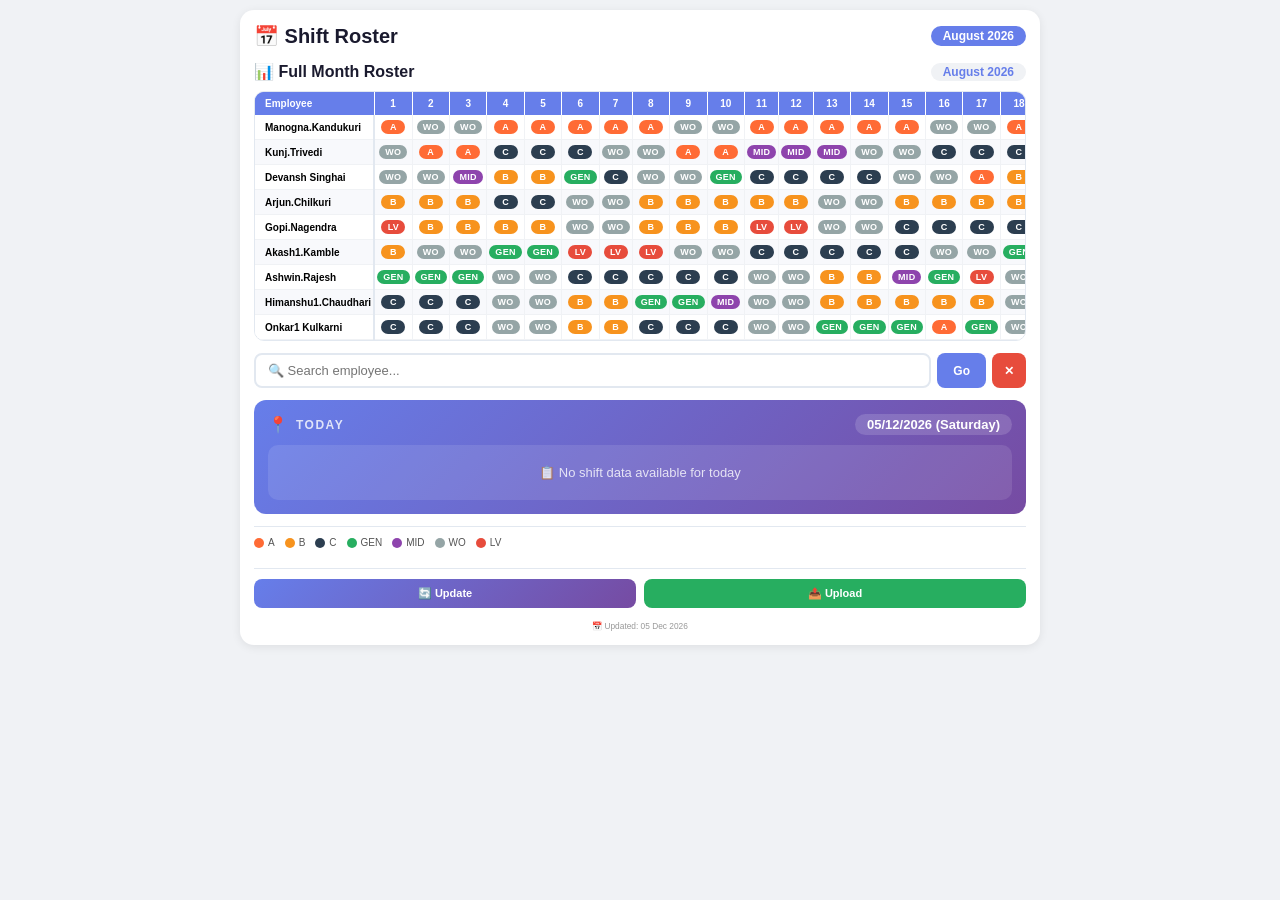
<file: index.html>
<!DOCTYPE html>
<html lang="en">
<head>
    <meta charset="UTF-8" />
    <meta name="viewport" content="width=device-width, initial-scale=1.0, maximum-scale=1.0, user-scalable=yes" />
    <title>Shift Roster Viewer</title>
    <link rel="stylesheet" href="style.css" />
</head>
<body>
    <div class="container">
        <header>
            <h1>📅 Shift Roster</h1>
            <span id="monthDisplay" class="month-badge">August 2026</span>
        </header>

        <!-- Full Month View - NOW FIRST -->
        <section class="full-month-section">
            <div class="table-header">
                <span class="table-title">📊 Full Month Roster</span>
                <span class="table-subtitle" id="monthSubtitle">August 2026</span>
            </div>
            <div id="fullMonthTable" class="table-container">
                <p style="color:#666; text-align:center; padding:20px;">
                    Loading...
                </p>
            </div>
        </section>

        <!-- Search - COMPACT -->
        <section class="search-section">
            <input type="text" id="searchInput" placeholder="🔍 Search employee..." />
            <button onclick="searchEmployee()" class="btn btn-search">Go</button>
            <button onclick="clearSearch()" class="btn btn-clear">✕</button>
        </section>

        <!-- Search Results -->
        <div id="searchResults" style="display:none;" class="search-results"></div>

        <!-- TODAY View - NOW AFTER TABLE -->
        <section class="today-section">
            <div class="today-header">
                <span class="today-icon">📍</span>
                <span class="today-label">TODAY</span>
                <span id="todayDate" class="today-date">09/08/2026 (Sunday)</span>
            </div>
            <div id="todayShiftSummary" class="shift-summary">
                <p style="color:rgba(255,255,255,0.8); text-align:center; padding:20px;">
                    Loading roster...
                </p>
            </div>
        </section>

        <!-- Legend -->
        <div class="legend">
            <span class="legend-item"><span class="dot" style="background:#FF6B35;"></span> A</span>
            <span class="legend-item"><span class="dot" style="background:#F7931E;"></span> B</span>
            <span class="legend-item"><span class="dot" style="background:#2C3E50;"></span> C</span>
            <span class="legend-item"><span class="dot" style="background:#27AE60;"></span> GEN</span>
            <span class="legend-item"><span class="dot" style="background:#8E44AD;"></span> MID</span>
            <span class="legend-item"><span class="dot" style="background:#95A5A6;"></span> WO</span>
            <span class="legend-item"><span class="dot" style="background:#E74C3C;"></span> LV</span>
        </div>

        <!-- Admin Controls - At Bottom -->
        <div class="admin-controls">
            <button onclick="window.open('converter.html', '_blank')" class="btn btn-converter">
                🔄 Update
            </button>
            <button onclick="showUpdateInstructions()" class="btn btn-help">
                📤 Upload
            </button>
        </div>

        <footer>
            <small>📅 Updated: <span id="lastUpdated">Today</span></small>
        </footer>
    </div>

    <script src="script.js"></script>
</body>
</html>
</file>
<file: style.css>
* {
    margin: 0;
    padding: 0;
    box-sizing: border-box;
}

body {
    font-family: -apple-system, BlinkMacSystemFont, 'Segoe UI', Roboto, Oxygen, Ubuntu, sans-serif;
    background: #f0f2f5;
    padding: 10px;
    padding-bottom: 30px;
}

.container {
    max-width: 800px;
    margin: 0 auto;
    background: white;
    border-radius: 14px;
    padding: 14px;
    box-shadow: 0 2px 10px rgba(0,0,0,0.08);
}

header {
    display: flex;
    justify-content: space-between;
    align-items: center;
    margin-bottom: 14px;
    flex-wrap: wrap;
    gap: 8px;
}

h1 {
    font-size: 20px;
    color: #1a1a2e;
}

.month-badge {
    background: #667eea;
    color: white;
    padding: 3px 12px;
    border-radius: 16px;
    font-size: 12px;
    font-weight: 600;
}

/* Table Header */
.table-header {
    display: flex;
    justify-content: space-between;
    align-items: center;
    margin-bottom: 10px;
}

.table-title {
    font-size: 16px;
    font-weight: 700;
    color: #1a1a2e;
}

.table-subtitle {
    font-size: 12px;
    color: #667eea;
    font-weight: 600;
    background: #f0f2f5;
    padding: 2px 12px;
    border-radius: 12px;
}

/* Full Month Table - COMPACT */
.table-container {
    overflow-x: auto;
    border-radius: 10px;
    border: 1px solid #e2e8f0;
    margin-bottom: 12px;
    -webkit-overflow-scrolling: touch;
}

table {
    width: 100%;
    border-collapse: collapse;
    font-size: 11px;
    min-width: 500px;
}

thead {
    background: #667eea;
    color: white;
}

thead th {
    padding: 6px 3px;
    text-align: center;
    font-weight: 700;
    font-size: 10px;
    white-space: nowrap;
    position: sticky;
    top: 0;
    z-index: 5;
    border-right: 1px solid rgba(255,255,255,0.12);
}

thead th:last-child {
    border-right: none;
}

thead th:first-child {
    position: sticky;
    left: 0;
    z-index: 10;
    background: #667eea;
    min-width: 85px;
    text-align: left;
    padding-left: 10px;
}

tbody tr {
    transition: background 0.15s;
}

tbody tr:nth-child(even) {
    background: #f8f9fc;
}

tbody tr:nth-child(odd) {
    background: #ffffff;
}

tbody tr:hover {
    background: #eef0f7;
}

tbody td {
    padding: 5px 2px;
    text-align: center;
    border-bottom: 1px solid #f0f2f5;
    border-right: 1px solid #f0f2f5;
    white-space: nowrap;
    vertical-align: middle;
}

tbody td:last-child {
    border-right: none;
}

tbody td:first-child {
    position: sticky;
    left: 0;
    background: inherit;
    font-weight: 600;
    font-size: 10px;
    text-align: left;
    padding-left: 10px;
    min-width: 85px;
    z-index: 2;
    border-right: 2px solid #e2e8f0;
}

tbody tr:hover td:first-child {
    background: #eef0f7;
}

tbody td .shift-cell {
    display: inline-block;
    padding: 2px 6px;
    border-radius: 8px;
    font-weight: 700;
    font-size: 9px;
    min-width: 24px;
    letter-spacing: 0.3px;
}

.shift-cell.A { background: #FF6B35; color: white; }
.shift-cell.B { background: #F7931E; color: white; }
.shift-cell.C { background: #2C3E50; color: white; }
.shift-cell.GEN { background: #27AE60; color: white; }
.shift-cell.MID { background: #8E44AD; color: white; }
.shift-cell.WO { background: #95A5A6; color: white; }
.shift-cell.LV { background: #E74C3C; color: white; }

/* Today highlight in table */
tbody td .shift-cell.today-highlight {
    border: 2px solid #FFD700;
    box-shadow: 0 0 10px rgba(255, 215, 0, 0.35);
    transform: scale(1.05);
}

/* Search Section - COMPACT */
.search-section {
    display: flex;
    gap: 6px;
    margin-bottom: 12px;
}

#searchInput {
    flex: 1;
    padding: 8px 12px;
    border: 2px solid #e2e8f0;
    border-radius: 8px;
    font-size: 13px;
    transition: border-color 0.2s;
    min-width: 100px;
}

#searchInput:focus {
    outline: none;
    border-color: #667eea;
}

.btn {
    padding: 8px 14px;
    border: none;
    border-radius: 8px;
    font-weight: 600;
    font-size: 12px;
    cursor: pointer;
    transition: all 0.2s;
    text-align: center;
    white-space: nowrap;
}

.btn:active {
    transform: scale(0.95);
}

.btn-search {
    background: #667eea;
    color: white;
    padding: 8px 16px;
}

.btn-clear {
    background: #e74c3c;
    color: white;
    padding: 8px 12px;
}

/* Search Results */
.search-results {
    background: #f8f9fa;
    border-radius: 10px;
    padding: 12px;
    margin-bottom: 12px;
    border: 2px solid #667eea;
}

.search-results h3 {
    color: #1a1a2e;
    font-size: 14px;
    margin-bottom: 8px;
}

.search-results .employee-month {
    display: grid;
    grid-template-columns: auto 1fr;
    gap: 3px 10px;
    font-size: 12px;
    align-items: center;
}

.search-results .date-label {
    color: #666;
    font-weight: 500;
}

.search-results .shift-badge {
    display: inline-block;
    padding: 2px 8px;
    border-radius: 10px;
    font-weight: 600;
    font-size: 10px;
    text-align: center;
    min-width: 32px;
}

.shift-badge.A { background: #FF6B35; color: white; }
.shift-badge.B { background: #F7931E; color: white; }
.shift-badge.C { background: #2C3E50; color: white; }
.shift-badge.GEN { background: #27AE60; color: white; }
.shift-badge.MID { background: #8E44AD; color: white; }
.shift-badge.WO { background: #95A5A6; color: white; }
.shift-badge.LV { background: #E74C3C; color: white; }

/* TODAY View */
.today-section {
    background: linear-gradient(135deg, #667eea 0%, #764ba2 100%);
    border-radius: 12px;
    padding: 14px;
    margin-top: 12px;
    margin-bottom: 12px;
    color: white;
}

.today-header {
    display: flex;
    align-items: center;
    gap: 8px;
    margin-bottom: 10px;
    flex-wrap: wrap;
}

.today-icon {
    font-size: 16px;
}

.today-label {
    font-weight: 700;
    font-size: 12px;
    letter-spacing: 1.5px;
    opacity: 0.8;
}

.today-date {
    font-weight: 600;
    font-size: 13px;
    margin-left: auto;
    background: rgba(255,255,255,0.15);
    padding: 3px 12px;
    border-radius: 16px;
}

.shift-summary {
    background: rgba(255,255,255,0.1);
    border-radius: 10px;
    padding: 4px;
}

.shift-group {
    margin-bottom: 4px;
    padding: 8px 12px;
    border-radius: 8px;
    background: rgba(255,255,255,0.06);
    border-left: 3px solid transparent;
}

.shift-group:last-child {
    margin-bottom: 0;
}

.shift-group[data-shift="A"] { border-left-color: #FF6B35; }
.shift-group[data-shift="B"] { border-left-color: #F7931E; }
.shift-group[data-shift="C"] { border-left-color: #2C3E50; }
.shift-group[data-shift="GEN"] { border-left-color: #27AE60; }
.shift-group[data-shift="MID"] { border-left-color: #8E44AD; }

.shift-group-header {
    display: flex;
    justify-content: space-between;
    align-items: center;
    font-weight: 700;
    font-size: 13px;
    margin-bottom: 4px;
}

.shift-group-header .shift-time {
    font-weight: 400;
    font-size: 10px;
    opacity: 0.7;
    background: rgba(255,255,255,0.1);
    padding: 1px 10px;
    border-radius: 10px;
}

.shift-group .names {
    display: flex;
    flex-wrap: wrap;
    gap: 5px;
    margin-top: 2px;
}

.shift-group .name-tag {
    background: rgba(255,255,255,0.15);
    padding: 3px 10px;
    border-radius: 12px;
    font-size: 12px;
    font-weight: 500;
}

.shift-group .empty {
    color: rgba(255,255,255,0.5);
    font-size: 12px;
    font-style: italic;
    padding: 2px 0;
}

/* Not Available */
.not-available {
    margin-top: 8px;
    padding-top: 8px;
    border-top: 1px solid rgba(255,255,255,0.15);
}

.not-available > strong {
    font-size: 12px;
    opacity: 0.9;
    display: block;
    margin-bottom: 4px;
}

.not-available .na-group {
    display: flex;
    flex-wrap: wrap;
    align-items: center;
    gap: 4px;
    margin-top: 3px;
    padding: 3px 0;
}

.not-available .na-group > span {
    font-size: 11px;
    opacity: 0.8;
    min-width: 60px;
}

.not-available .na-tag {
    background: rgba(255,255,255,0.12);
    padding: 2px 10px;
    border-radius: 12px;
    font-size: 11px;
}

.na-tag.wo { background: rgba(149, 165, 166, 0.35); }
.na-tag.lv { background: rgba(231, 76, 60, 0.35); }

/* Legend - COMPACT */
.legend {
    display: flex;
    flex-wrap: wrap;
    gap: 4px 10px;
    padding: 10px 0;
    border-top: 1px solid #e2e8f0;
    margin-top: 10px;
}

.legend-item {
    display: flex;
    align-items: center;
    gap: 4px;
    font-size: 10px;
    color: #555;
}

.dot {
    width: 10px;
    height: 10px;
    border-radius: 50%;
    display: inline-block;
}

/* Admin Controls - COMPACT */
.admin-controls {
    display: flex;
    gap: 8px;
    margin-top: 10px;
    padding-top: 10px;
    border-top: 1px solid #e2e8f0;
    flex-wrap: wrap;
}

.btn-converter {
    background: linear-gradient(135deg, #667eea 0%, #764ba2 100%);
    color: white;
    flex: 1;
    min-width: 80px;
    padding: 8px 12px;
    font-size: 11px;
}

.btn-help {
    background: #27ae60;
    color: white;
    flex: 1;
    min-width: 80px;
    padding: 8px 12px;
    font-size: 11px;
}

/* Status Message */
.status-message {
    padding: 8px 12px;
    border-radius: 8px;
    margin-bottom: 10px;
    display: none;
    font-size: 12px;
}

.status-message.success {
    display: block;
    background: #d4edda;
    color: #155724;
    border: 1px solid #c3e6cb;
}

.status-message.error {
    display: block;
    background: #f8d7da;
    color: #721c24;
    border: 1px solid #f5c6cb;
}

footer {
    text-align: center;
    color: #999;
    font-size: 10px;
    padding-top: 8px;
    margin-top: 4px;
}

/* Help Modal */
.help-modal {
    display: none;
    position: fixed;
    top: 0;
    left: 0;
    right: 0;
    bottom: 0;
    background: rgba(0,0,0,0.5);
    z-index: 1000;
    align-items: center;
    justify-content: center;
    padding: 16px;
}

.help-modal.active {
    display: flex;
}

.help-modal-content {
    background: white;
    max-width: 400px;
    padding: 24px;
    border-radius: 14px;
    max-height: 80vh;
    overflow-y: auto;
}

.help-modal-content h2 {
    color: #1a1a2e;
    font-size: 18px;
    margin-bottom: 12px;
}

.help-modal-content ol {
    padding-left: 18px;
    line-height: 1.8;
    color: #333;
    font-size: 13px;
}

.help-modal-content code {
    background: #f0f2f5;
    padding: 1px 6px;
    border-radius: 4px;
    font-size: 11px;
}

.help-modal .close-btn {
    background: #e74c3c;
    color: white;
    border: none;
    padding: 10px 20px;
    border-radius: 8px;
    cursor: pointer;
    font-weight: 600;
    margin-top: 12px;
    width: 100%;
    font-size: 14px;
}

/* Responsive */
@media (max-width: 600px) {
    body { padding: 6px; }
    .container { padding: 10px; border-radius: 10px; }
    h1 { font-size: 17px; }
    .month-badge { font-size: 10px; padding: 2px 10px; }
    .table-title { font-size: 14px; }
    .table-subtitle { font-size: 10px; }
    .today-date { font-size: 11px; padding: 2px 10px; }
    .btn { font-size: 11px; padding: 6px 10px; }
    .legend-item { font-size: 9px; }
    .admin-controls { flex-direction: row; }
    .btn-converter, .btn-help { min-width: 60px; font-size: 10px; }
}

@media (max-width: 400px) {
    table { font-size: 9px; min-width: 400px; }
    thead th { font-size: 8px; padding: 4px 2px; }
    thead th:first-child { min-width: 60px; font-size: 8px; padding-left: 6px; }
    tbody td { padding: 3px 2px; }
    tbody td:first-child { min-width: 60px; font-size: 8px; padding-left: 6px; }
    tbody td .shift-cell { font-size: 7px; padding: 1px 4px; min-width: 18px; }
    .search-section { gap: 4px; }
    #searchInput { font-size: 11px; padding: 6px 10px; }
    .btn-search { padding: 6px 10px; font-size: 10px; }
    .btn-clear { padding: 6px 8px; font-size: 10px; }
}
</file>
